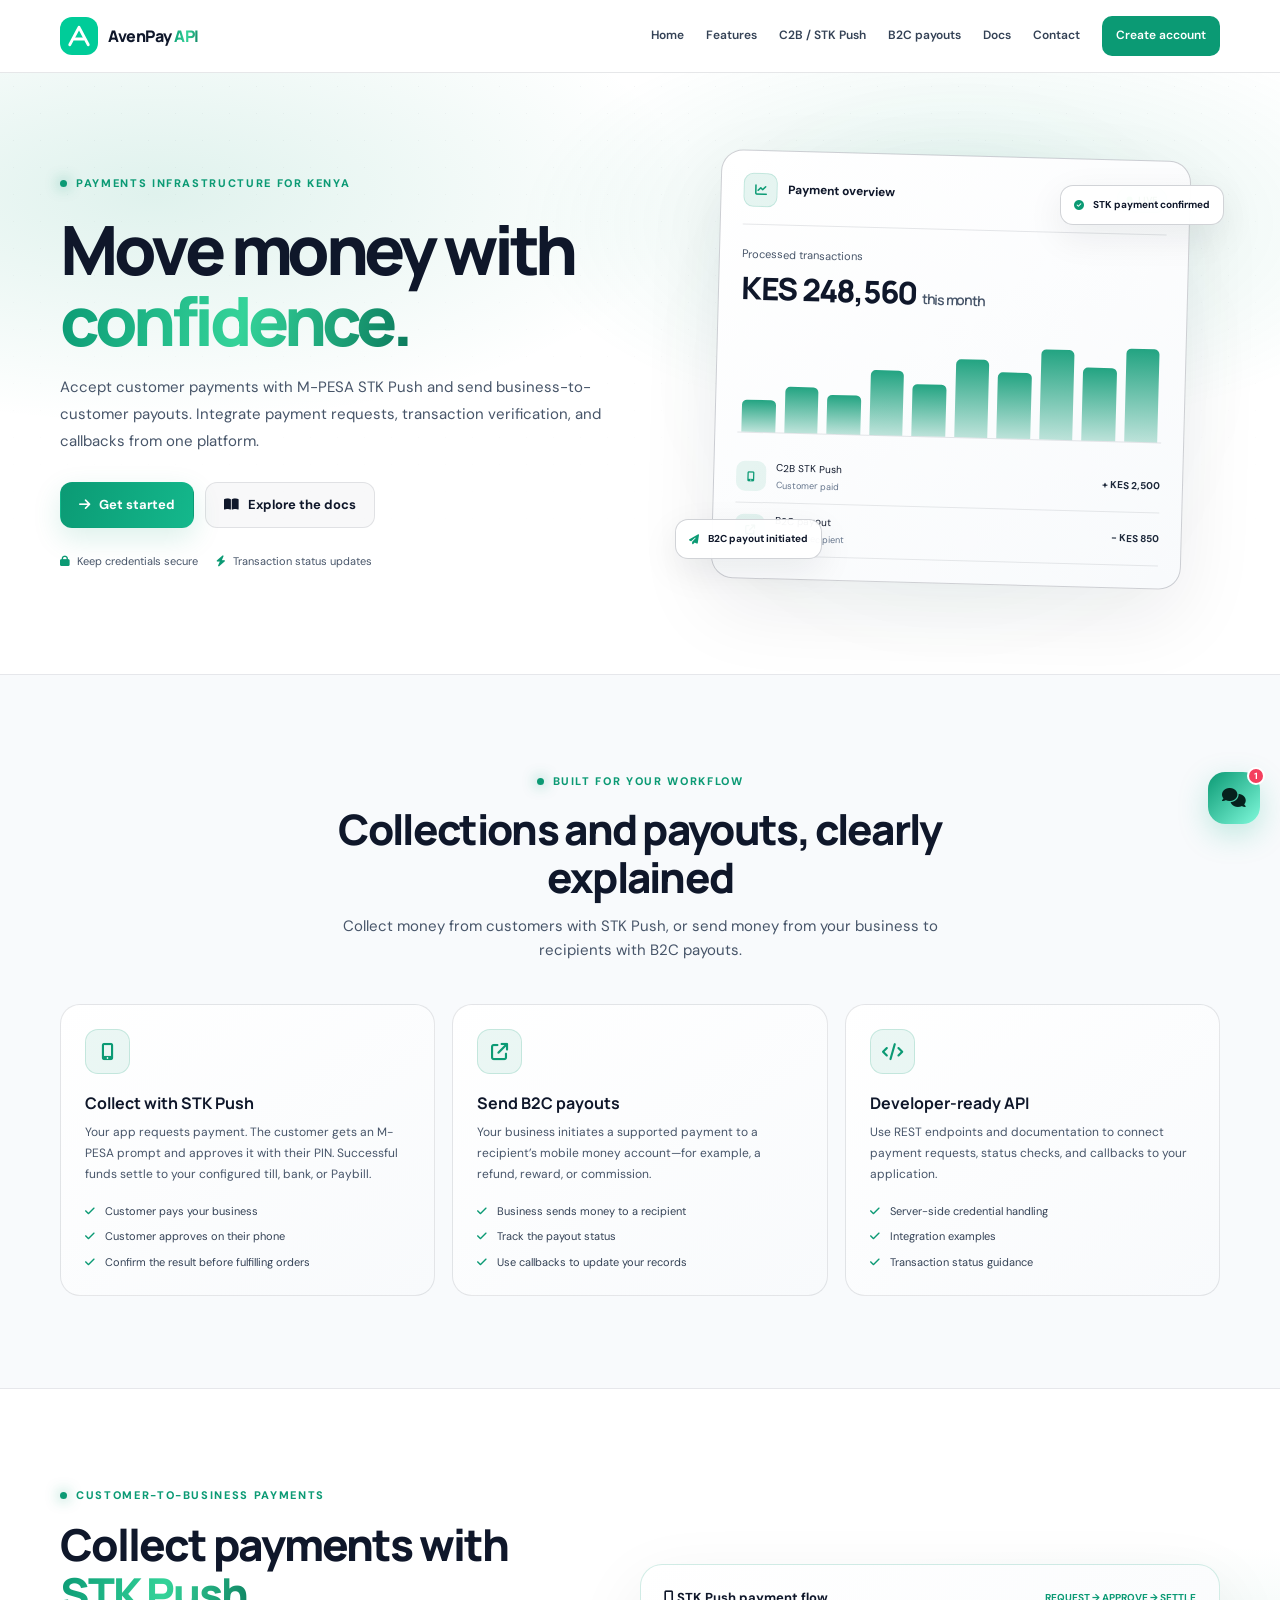
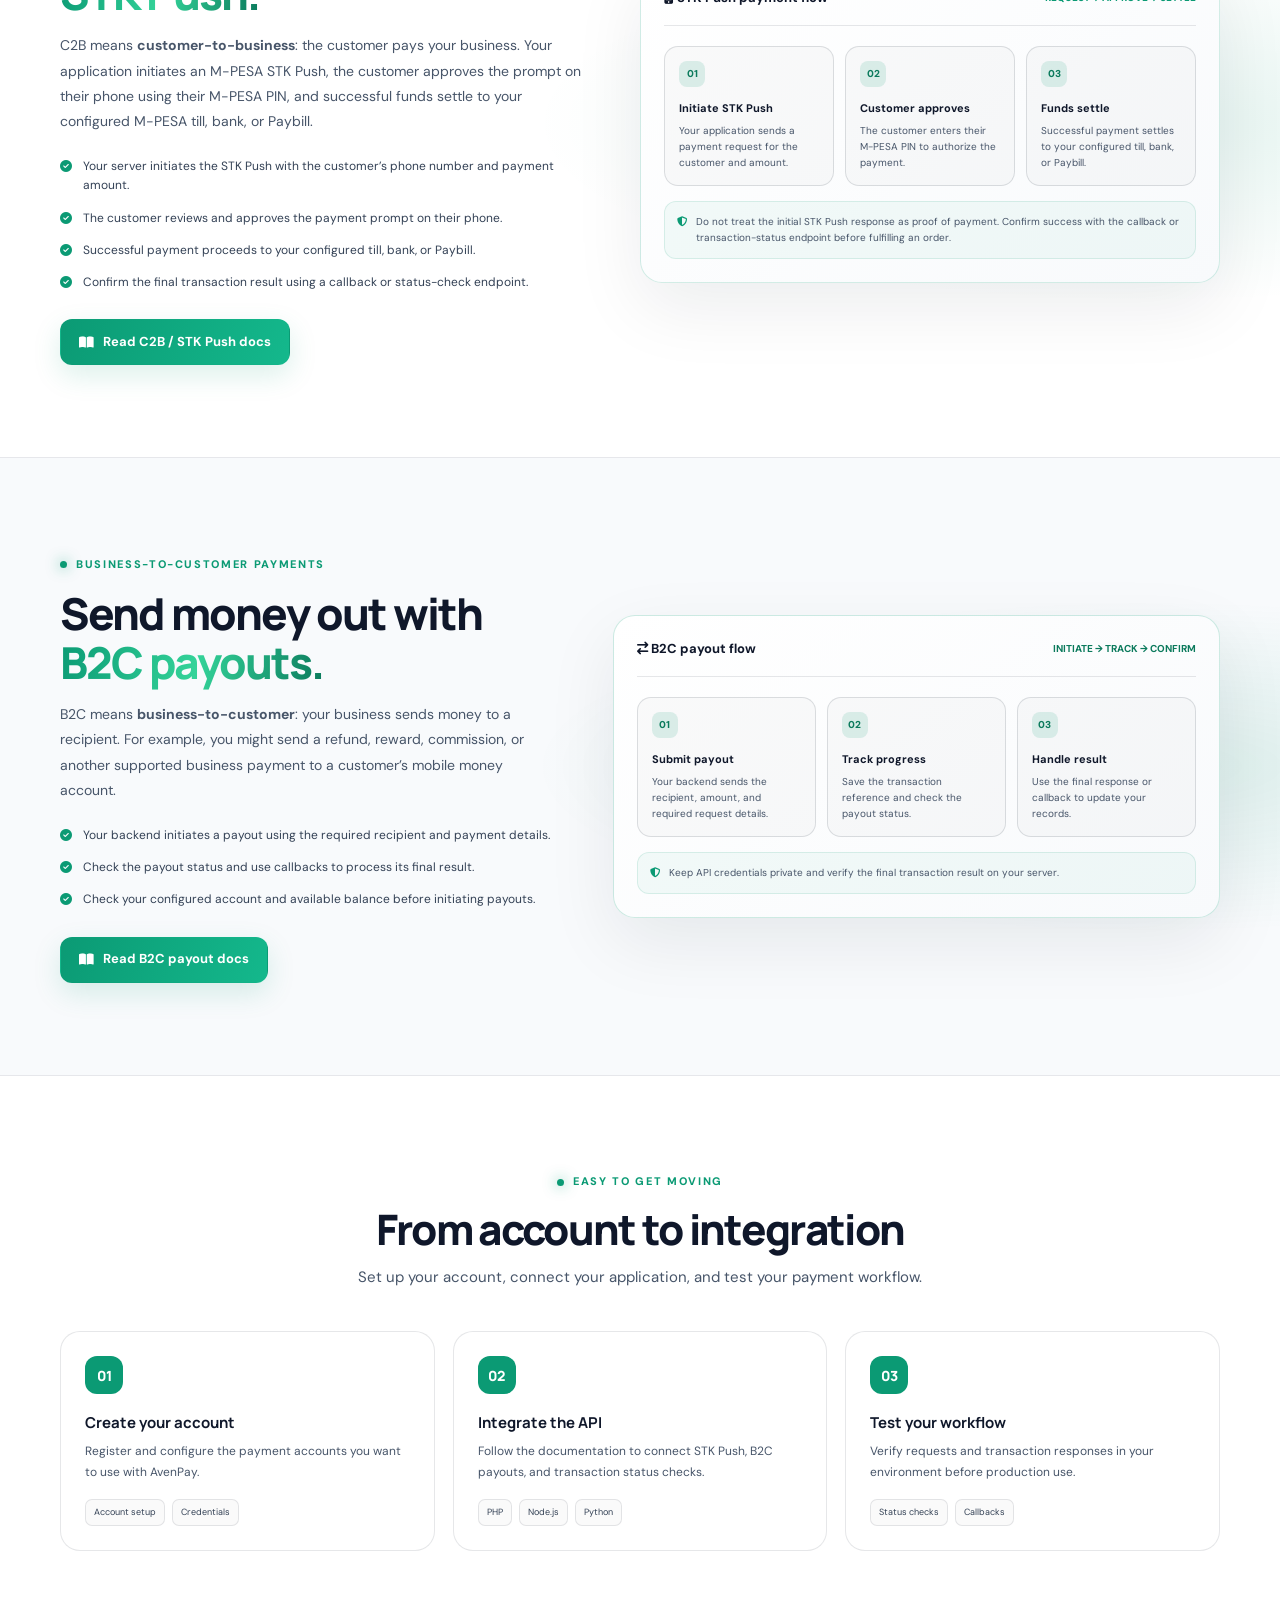
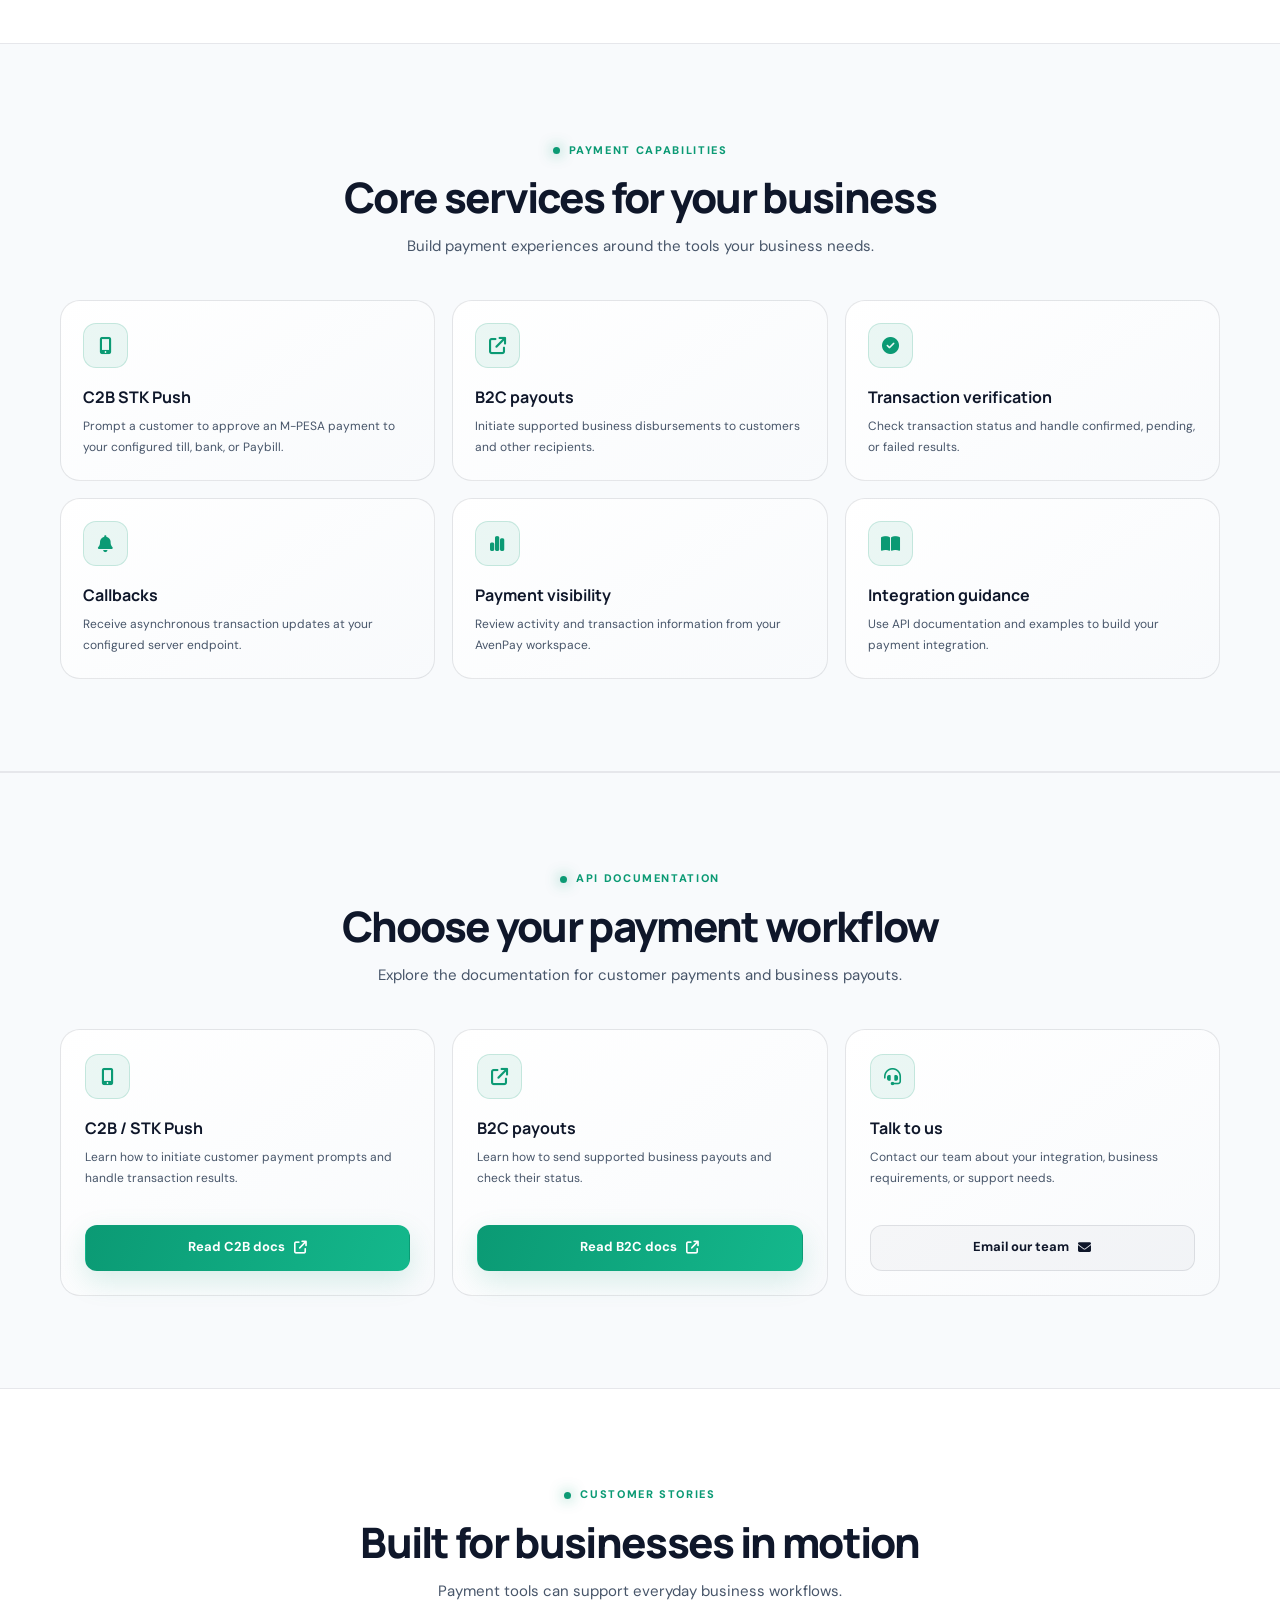
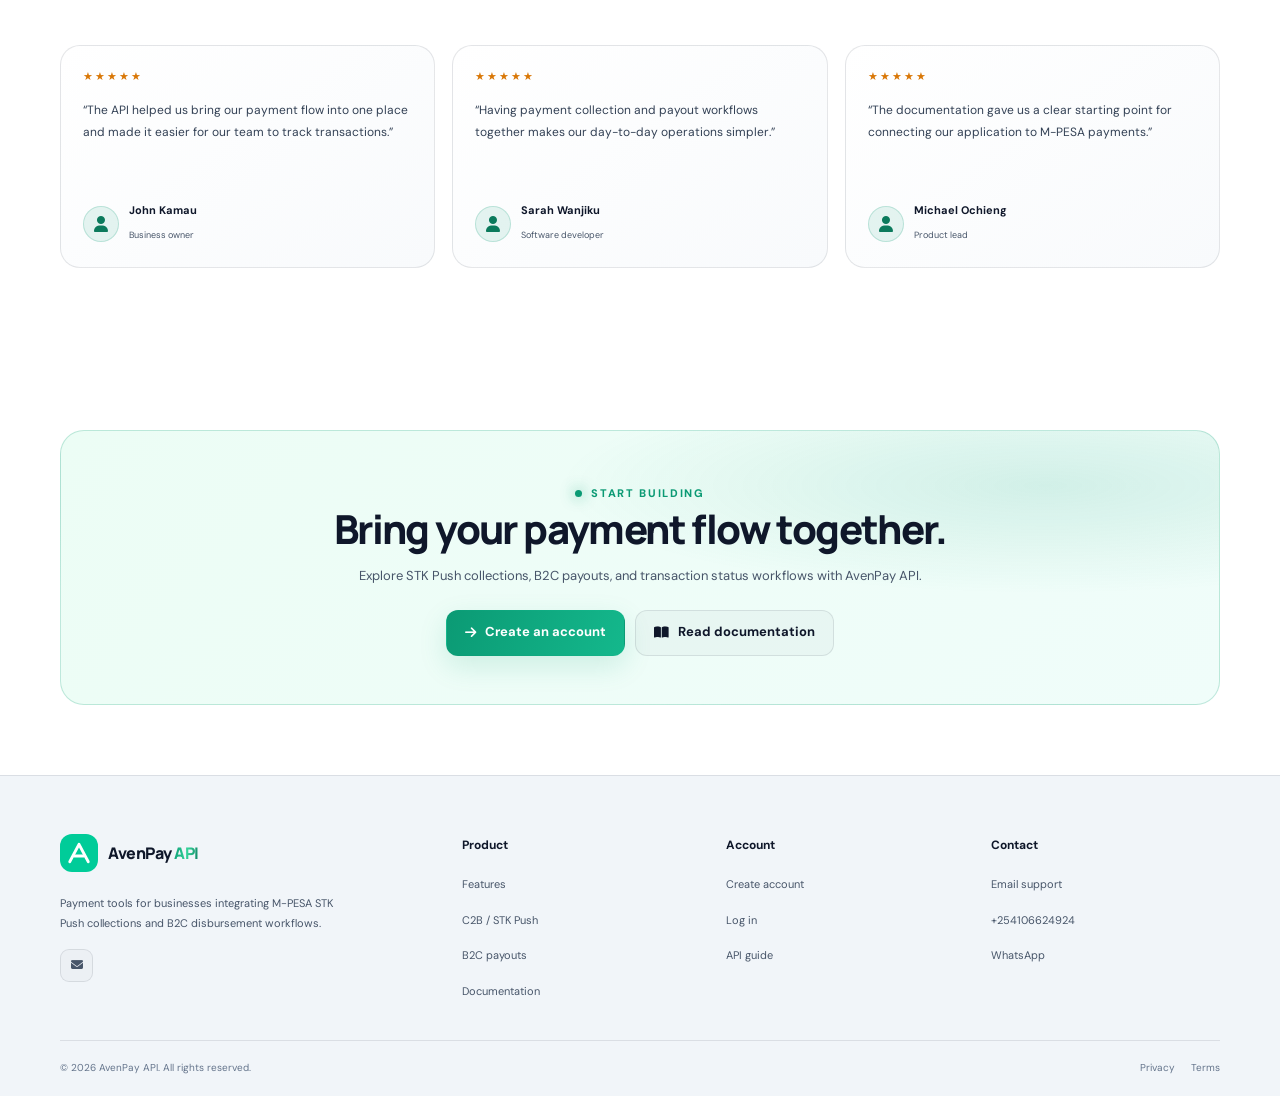
<file: index.html>
<!DOCTYPE html>
<html lang="en">
<head>
    <link rel="icon" href="/brand/avenpay-icon.svg?v=3" sizes="any">
    <link rel="icon" href="/icon.png?v=3" type="image/png">
    <link rel="apple-touch-icon" href="/icon.png?v=3">
    <meta name="theme-color" content="#ffffff">
    <meta charset="utf-8">
    <meta name="viewport" content="width=device-width, initial-scale=1">
    <meta name="theme-color" content="#ffffff">
    <meta name="description" content="Integrate M-PESA C2B STK Push payments, B2C payouts, transaction verification, and callbacks with AvenPay API.">


    <title>AvenPay - M-Pesa Payments Made Simple</title>

    <link rel="preconnect" href="https://fonts.googleapis.com">
    <link rel="preconnect" href="https://fonts.gstatic.com" crossorigin>
    <link href="https://fonts.googleapis.com/css2?family=DM+Sans:wght@400;500;600;700&family=Manrope:wght@400;500;600;700;800&display=swap" rel="stylesheet">
    <link rel="stylesheet" href="https://cdnjs.cloudflare.com/ajax/libs/font-awesome/6.5.0/css/all.min.css">

    <style>
        :root {
            --bg: #ffffff;
            --bg-soft: #f8fafc;
            --panel: #ffffff;
            --line: rgba(15, 23, 42, .10);
            --text: #0f172a;
            --muted: #475569;
            --teal: #0b9a74;
            --violet: #0b7a5c;
            --radius: 20px;
            --container: 1160px;
        }

        * { box-sizing: border-box; }

        html {
            scroll-behavior: smooth;
            scroll-padding-top: 86px;
        }

        body {
            margin: 0;
            background: var(--bg);
            color: var(--text);
            font-family: "DM Sans", sans-serif;
            line-height: 1.6;
        }

        body.menu-open { overflow: hidden; }

        a { color: inherit; text-decoration: none; }
        button, input { font: inherit; }
        button, a { -webkit-tap-highlight-color: transparent; }

        .container {
            width: min(var(--container), calc(100% - 40px));
            margin-inline: auto;
        }

        .section { padding: 92px 0; }

        .eyebrow {
            display: inline-flex;
            align-items: center;
            gap: 9px;
            color: var(--teal);
            font-size: 11px;
            font-weight: 800;
            letter-spacing: .15em;
            text-transform: uppercase;
        }

        .eyebrow-dot {
            width: 7px;
            height: 7px;
            border-radius: 50%;
            background: var(--teal);
            box-shadow: 0 0 14px rgba(11, 154, 116, .8);
        }

        .section-heading {
            max-width: 670px;
            margin: 0 auto 42px;
            text-align: center;
        }

        .section-heading h2 {
            margin: 12px 0;
            font: 800 clamp(28px, 4vw, 42px)/1.15 "Manrope", sans-serif;
            letter-spacing: -.04em;
        }

        .section-heading p {
            margin: 0;
            color: var(--muted);
            font-size: 15px;
        }

        .btn {
            min-height: 46px;
            display: inline-flex;
            align-items: center;
            justify-content: center;
            gap: 9px;
            padding: 0 18px;
            border: 1px solid transparent;
            border-radius: 12px;
            font-size: 13px;
            font-weight: 700;
            transition: transform .2s ease, background .2s ease, border-color .2s ease;
        }

        .btn:hover { transform: translateY(-2px); }

        .btn-primary {
            color: #ffffff;
            background: linear-gradient(110deg, var(--teal), #14b88c);
            box-shadow: 0 10px 28px rgba(11, 154, 116, .15);
        }

        .btn-primary:hover {
            background: linear-gradient(110deg, #d1fae5, #a7f3d0);
        }

        .btn-secondary {
            color: var(--text);
            background: rgba(15, 23, 42, 0.028);
            border-color: var(--line);
        }

        .btn-secondary:hover {
            background: rgba(15, 23, 42, 0.064);
            border-color: rgba(11, 154, 116, .45);
        }

        /* Navigation */
        .navbar {
            position: sticky;
            top: 0;
            z-index: 1000;
            border-bottom: 1px solid rgba(15, 23, 42, .1);
            background: rgba(255, 255, 255, .85);
            backdrop-filter: blur(18px);
        }

        .nav-container {
            width: min(var(--container), calc(100% - 40px));
            min-height: 72px;
            margin: auto;
            display: flex;
            align-items: center;
            justify-content: space-between;
            gap: 24px;
        }

        .nav-logo {
            display: inline-flex;
            align-items: center;
            gap: 10px;
            flex-shrink: 0;
        }

        .logo-img {
            width: 38px;
            height: 38px;
            border-radius: 12px;
            object-fit: cover;
        }

        .logo-text {
            font: 800 16px "Manrope", sans-serif;
            letter-spacing: -.03em;
        }

        .nav-menu {
            display: flex;
            align-items: center;
            gap: 22px;
        }

        .nav-link {
            color: #334155;
            font-size: 12px;
            font-weight: 600;
            transition: color .2s ease;
        }

        .nav-link:hover { color: var(--teal); }

        .nav-link.nav-cta {
            padding: 10px 14px;
            border-radius: 10px;
            color: #ffffff;
            background: var(--teal);
        }

        .nav-link.nav-cta:hover {
            color: #ffffff;
            background: #d1fae5;
        }

        .hamburger {
            width: 42px;
            height: 42px;
            display: none;
            align-items: center;
            justify-content: center;
            flex-direction: column;
            gap: 5px;
            border: 1px solid var(--line);
            border-radius: 11px;
            background: var(--bg-soft);
            cursor: pointer;
        }

        .hamburger span {
            width: 17px;
            height: 2px;
            background: var(--text);
            border-radius: 2px;
            transition: transform .2s ease, opacity .2s ease;
        }

        .hamburger.active span:first-child {
            transform: translateY(7px) rotate(45deg);
        }

        .hamburger.active span:nth-child(2) { opacity: 0; }

        .hamburger.active span:last-child {
            transform: translateY(-7px) rotate(-45deg);
        }

        /* Hero */
        .hero {
            position: relative;
            overflow: hidden;
            padding: 82px 0 90px;
            background:
                radial-gradient(ellipse at 76% 25%, rgba(11, 154, 116, .12), transparent 33%),
                radial-gradient(ellipse at 12% 20%, rgba(11, 154, 116, .13), transparent 34%);
        }

        .hero::before {
            content: "";
            position: absolute;
            inset: 0;
            opacity: .14;
            pointer-events: none;
            background-image: radial-gradient(rgba(15, 23, 42, .35) .7px, transparent .7px);
            background-size: 27px 27px;
            mask-image: linear-gradient(to bottom, black, transparent 80%);
        }

        .hero-grid {
            position: relative;
            display: grid;
            grid-template-columns: 1.02fr .98fr;
            align-items: center;
            gap: 64px;
        }

        .hero-title {
            max-width: 650px;
            margin: 20px 0 18px;
            font: 800 clamp(40px, 6vw, 68px)/1.04 "Manrope", sans-serif;
            letter-spacing: -.065em;
        }

        .gradient-text {
            color: transparent;
            background: linear-gradient(100deg, var(--teal), #34d399 52%, var(--violet));
            background-clip: text;
            -webkit-background-clip: text;
        }

        .hero-description {
            max-width: 570px;
            margin: 0;
            color: #475569;
            font-size: 15px;
            line-height: 1.8;
        }

        .hero-buttons {
            display: flex;
            flex-wrap: wrap;
            gap: 11px;
            margin-top: 27px;
        }

        .hero-trust {
            display: flex;
            align-items: center;
            flex-wrap: wrap;
            gap: 18px;
            margin-top: 25px;
            color: #475569;
            font-size: 11px;
        }

        .hero-trust span {
            display: inline-flex;
            align-items: center;
            gap: 7px;
        }

        .hero-trust i { color: var(--teal); }

        .hero-visual {
            position: relative;
            min-height: 405px;
            display: grid;
            place-items: center;
        }

        .visual-glow {
            position: absolute;
            width: 320px;
            height: 320px;
            border-radius: 50%;
            background: rgba(11, 154, 116, .12);
            filter: blur(70px);
        }

        .dashboard-card {
            position: relative;
            width: min(100%, 470px);
            padding: 22px;
            border: 1px solid rgba(15, 23, 42, .2);
            border-radius: 22px;
            background: linear-gradient(145deg, #ffffff, #f8fafc);
            box-shadow: 0 28px 80px rgba(15, 23, 42, .08);
            transform: rotate(1.5deg);
        }

        .dashboard-top {
            display: flex;
            align-items: center;
            justify-content: space-between;
            padding-bottom: 17px;
            border-bottom: 1px solid var(--line);
        }

        .dashboard-title {
            display: flex;
            align-items: center;
            gap: 10px;
            font-size: 12px;
            font-weight: 700;
        }

        .dashboard-icon {
            width: 34px;
            height: 34px;
            display: grid;
            place-items: center;
            color: var(--teal);
            background: rgba(11, 154, 116, .1);
            border: 1px solid rgba(11, 154, 116, .16);
            border-radius: 10px;
        }

        .live-pill {
            display: inline-flex;
            align-items: center;
            gap: 6px;
            padding: 5px 9px;
            color: #15803d;
            background: rgba(34, 197, 94, .09);
            border: 1px solid rgba(34, 197, 94, .18);
            border-radius: 20px;
            font-size: 9px;
            font-weight: 700;
        }

        .live-pill::before {
            content: "";
            width: 6px;
            height: 6px;
            border-radius: 50%;
            background: #4ade80;
        }

        .balance-label {
            margin-top: 21px;
            color: var(--muted);
            font-size: 11px;
        }

        .balance-value {
            margin-top: 3px;
            font: 800 31px "Manrope", sans-serif;
            letter-spacing: -.04em;
        }

        .balance-value span {
            color: #475569;
            font-size: 14px;
            font-weight: 600;
        }

        .chart {
            height: 106px;
            margin-top: 18px;
            display: flex;
            align-items: end;
            gap: 9px;
            padding: 12px 4px 0;
            border-bottom: 1px solid var(--line);
        }

        .chart-bar {
            flex: 1;
            min-width: 8px;
            border-radius: 5px 5px 0 0;
            background: linear-gradient(to top, rgba(11, 154, 116, .26), rgba(11, 154, 116, .9));
        }

        .transactions { margin-top: 17px; }

        .transaction-row {
            display: flex;
            align-items: center;
            justify-content: space-between;
            gap: 12px;
            padding: 10px 0;
            border-bottom: 1px solid rgba(15, 23, 42, .09);
        }

        .transaction-left {
            display: flex;
            align-items: center;
            gap: 10px;
            font-size: 10px;
        }

        .transaction-icon {
            width: 30px;
            height: 30px;
            display: grid;
            place-items: center;
            border-radius: 9px;
            color: var(--teal);
            background: rgba(11, 154, 116, .09);
        }

        .transaction-icon.payout {
            color: var(--violet);
            background: rgba(11, 154, 116, .1);
        }

        .transaction-detail small {
            display: block;
            margin-top: 2px;
            color: #64748b;
            font-size: 9px;
        }

        .transaction-amount {
            color: #1e293b;
            font-size: 10px;
            font-weight: 700;
        }

        .float-tag {
            position: absolute;
            z-index: 1;
            display: flex;
            align-items: center;
            gap: 9px;
            padding: 11px 13px;
            border: 1px solid rgba(15, 23, 42, .19);
            border-radius: 13px;
            background: rgba(255, 255, 255, .96);
            box-shadow: 0 12px 36px rgba(15, 23, 42, .08);
            font-size: 10px;
            font-weight: 700;
        }

        .float-tag i { color: var(--teal); }
        .float-tag.one { top: 30px; right: -4px; }
        .float-tag.two { bottom: 25px; left: -8px; }

        /* Features */
        .features {
            border-top: 1px solid rgba(15, 23, 42, .08);
            border-bottom: 1px solid rgba(15, 23, 42, .08);
            background: #f8fafc;
        }

        .feature-grid,
        .services-grid,
        .testimonials-grid {
            display: grid;
            grid-template-columns: repeat(3, 1fr);
            gap: 17px;
        }

        .feature-card,
        .service-card,
        .doc-card,
        .testimonial-card {
            border: 1px solid var(--line);
            border-radius: var(--radius);
            background: linear-gradient(145deg, #ffffff, #f8fafc);
        }

        .feature-card {
            padding: 24px;
            transition: transform .2s ease, border-color .2s ease;
        }

        .feature-card:hover,
        .service-card:hover,
        .doc-card:hover {
            transform: translateY(-4px);
            border-color: rgba(11, 154, 116, .3);
        }

        .feature-icon,
        .service-icon {
            width: 45px;
            height: 45px;
            display: grid;
            place-items: center;
            color: var(--teal);
            border: 1px solid rgba(11, 154, 116, .17);
            border-radius: 13px;
            background: rgba(11, 154, 116, .08);
            font-size: 17px;
        }

        .feature-card h3,
        .service-card h3 {
            margin: 18px 0 8px;
            font: 700 16px "Manrope", sans-serif;
        }

        .feature-card p,
        .service-card p {
            margin: 0;
            color: var(--muted);
            font-size: 12px;
            line-height: 1.75;
        }

        .feature-list {
            display: grid;
            gap: 8px;
            margin: 18px 0 0;
            padding: 0;
            list-style: none;
            color: #334155;
            font-size: 11px;
        }

        .feature-list i {
            margin-right: 7px;
            color: var(--teal);
        }

        /* C2B */
        .c2b-section {
            overflow: hidden;
            background:
                radial-gradient(ellipse at 90% 50%, rgba(11, 154, 116, .1), transparent 38%),
                #ffffff;
        }

        .payment-layout {
            display: grid;
            grid-template-columns: .95fr 1.05fr;
            align-items: center;
            gap: 56px;
        }

        .payment-copy h2,
        .b2c-copy h2 {
            margin: 13px 0 15px;
            font: 800 clamp(30px, 4vw, 44px)/1.12 "Manrope", sans-serif;
            letter-spacing: -.045em;
        }

        .payment-copy > p,
        .b2c-copy > p {
            color: var(--muted);
            font-size: 14px;
            line-height: 1.8;
        }

        .payment-points,
        .b2c-points {
            display: grid;
            gap: 13px;
            margin-top: 23px;
        }

        .payment-point,
        .b2c-point {
            display: flex;
            align-items: flex-start;
            gap: 11px;
            color: #334155;
            font-size: 12px;
        }

        .payment-point i,
        .b2c-point i {
            margin-top: 3px;
            color: var(--teal);
        }

        .payment-panel,
        .b2c-panel {
            padding: 23px;
            border-radius: 22px;
            box-shadow: 0 24px 70px rgba(15, 23, 42, .08);
        }

        .payment-panel {
            border: 1px solid rgba(11, 154, 116, .18);
            background: linear-gradient(145deg, #ffffff, #f8fafc);
        }

        .payment-panel-header,
        .b2c-panel-header {
            display: flex;
            align-items: center;
            justify-content: space-between;
            gap: 12px;
            padding-bottom: 17px;
            border-bottom: 1px solid var(--line);
        }

        .payment-panel-header strong,
        .b2c-panel-header strong { font-size: 13px; }

        .payment-panel-header span {
            color: var(--teal);
            font-size: 10px;
            font-weight: 700;
        }

        .payment-flow,
        .b2c-flow {
            display: grid;
            grid-template-columns: repeat(3, 1fr);
            gap: 11px;
            margin-top: 20px;
        }

        .flow-step {
            min-height: 126px;
            padding: 14px;
            border: 1px solid rgba(15, 23, 42, .13);
            border-radius: 14px;
            background: rgba(15, 23, 42, 0.020);
        }

        .flow-step .number {
            width: 26px;
            height: 26px;
            display: grid;
            place-items: center;
            color: #0b7a5c;
            border-radius: 8px;
            background: rgba(11, 154, 116, .13);
            font-size: 10px;
            font-weight: 800;
        }

        .flow-step h3 {
            margin: 13px 0 5px;
            font-size: 11px;
        }

        .flow-step p {
            margin: 0;
            color: var(--muted);
            font-size: 10px;
            line-height: 1.6;
        }

        .security-note {
            display: flex;
            align-items: flex-start;
            gap: 9px;
            margin-top: 15px;
            padding: 12px;
            border: 1px solid rgba(11, 154, 116, .12);
            border-radius: 12px;
            color: #475569;
            background: rgba(11, 154, 116, .045);
            font-size: 10px;
            line-height: 1.6;
        }

        .security-note i {
            margin-top: 2px;
            color: var(--teal);
        }

        /* B2C */
        .b2c-section {
            overflow: hidden;
            background:
                radial-gradient(ellipse at 90% 50%, rgba(11, 154, 116, .12), transparent 38%),
                #f8fafc;
            border-block: 1px solid rgba(15, 23, 42, .08);
        }

        .b2c-layout {
            display: grid;
            grid-template-columns: .9fr 1.1fr;
            align-items: center;
            gap: 56px;
        }

        .b2c-panel {
            border: 1px solid rgba(11, 154, 116, .2);
            background: linear-gradient(145deg, #ffffff, #f8fafc);
        }

        .b2c-panel-header span {
            color: #0b7a5c;
            font-size: 10px;
            font-weight: 700;
        }

        .b2c-flow .flow-step .number {
            color: #0b7a5c;
            background: rgba(11, 154, 116, .13);
        }

        /* Steps */
        .steps {
            display: grid;
            grid-template-columns: repeat(3, 1fr);
            gap: 18px;
        }

        .step-card {
            padding: 24px;
            border: 1px solid var(--line);
            border-radius: var(--radius);
            background: var(--panel);
        }

        .step-number {
            width: 38px;
            height: 38px;
            display: grid;
            place-items: center;
            color: #ffffff;
            border-radius: 12px;
            background: var(--teal);
            font: 800 14px "Manrope", sans-serif;
        }

        .step-card h3 {
            margin: 18px 0 8px;
            font: 700 15px "Manrope", sans-serif;
        }

        .step-card p {
            margin: 0;
            color: var(--muted);
            font-size: 12px;
            line-height: 1.75;
        }

        .step-tags {
            display: flex;
            flex-wrap: wrap;
            gap: 7px;
            margin-top: 16px;
        }

        .step-tag {
            padding: 5px 8px;
            color: #334155;
            border: 1px solid var(--line);
            border-radius: 7px;
            background: rgba(15, 23, 42, 0.020);
            font-size: 9px;
        }

        /* Services */
        .service-card {
            padding: 22px;
            transition: transform .2s ease, border-color .2s ease;
        }

        /* Documentation */
        .docs-section {
            background: #f8fafc;
            border-block: 1px solid rgba(15, 23, 42, .08);
        }

        .docs-grid {
            display: grid;
            grid-template-columns: repeat(3, 1fr);
            gap: 17px;
        }

        .doc-card {
            padding: 24px;
            transition: transform .2s ease, border-color .2s ease;
        }

        .doc-card h3 {
            margin: 18px 0 8px;
            font: 700 16px "Manrope", sans-serif;
        }

        .doc-card p {
            min-height: 58px;
            margin: 0;
            color: var(--muted);
            font-size: 12px;
            line-height: 1.75;
        }

        .doc-card .btn {
            width: 100%;
            margin-top: 20px;
        }

        /* Testimonials */
        .testimonial-card { padding: 22px; }

        .stars {
            color: #d97706;
            font-size: 11px;
            letter-spacing: 2px;
        }

        .testimonial-card blockquote {
            min-height: 82px;
            margin: 15px 0 20px;
            color: #334155;
            font-size: 12px;
            line-height: 1.8;
        }

        .author {
            display: flex;
            align-items: center;
            gap: 10px;
        }

        .author-avatar {
            width: 36px;
            height: 36px;
            display: grid;
            place-items: center;
            border: 1px solid rgba(11, 154, 116, .2);
            border-radius: 50%;
            color: var(--violet);
            background: rgba(11, 154, 116, .1);
        }

        .author strong {
            display: block;
            font-size: 11px;
        }

        .author small {
            color: var(--muted);
            font-size: 9px;
        }

        /* CTA and footer */
        .cta { padding: 70px 0; }

        .cta-panel {
            position: relative;
            overflow: hidden;
            padding: 48px 28px;
            border: 1px solid rgba(11, 154, 116, .22);
            border-radius: 24px;
            background:
                radial-gradient(ellipse at 85% 20%, rgba(11, 154, 116, .13), transparent 35%),
                linear-gradient(135deg, #ecfdf5, #f0fdfa);
            text-align: center;
        }

        .cta-panel h2 {
            margin: 0;
            font: 800 clamp(27px, 4vw, 40px)/1.2 "Manrope", sans-serif;
            letter-spacing: -.04em;
        }

        .cta-panel p {
            max-width: 580px;
            margin: 13px auto 23px;
            color: var(--muted);
            font-size: 13px;
        }

        .cta-buttons {
            display: flex;
            justify-content: center;
            flex-wrap: wrap;
            gap: 10px;
        }

        .footer {
            padding: 58px 0 20px;
            border-top: 1px solid var(--line);
            background: #f1f5f9;
        }

        .footer-grid {
            display: grid;
            grid-template-columns: 1.6fr repeat(3, 1fr);
            gap: 35px;
            padding-bottom: 38px;
        }

        .footer-description {
            max-width: 290px;
            margin: 15px 0;
            color: var(--muted);
            font-size: 11px;
            line-height: 1.8;
        }

        .social-links {
            display: flex;
            gap: 8px;
        }

        .social-link {
            width: 33px;
            height: 33px;
            display: grid;
            place-items: center;
            border: 1px solid var(--line);
            border-radius: 9px;
            color: #475569;
            background: rgba(15, 23, 42, 0.020);
            font-size: 12px;
        }

        .social-link:hover {
            color: var(--teal);
            border-color: rgba(11, 154, 116, .3);
        }

        .footer-column h3 {
            margin: 2px 0 15px;
            font-size: 12px;
        }

        .footer-links {
            display: grid;
            gap: 10px;
            margin: 0;
            padding: 0;
            list-style: none;
        }

        .footer-links a {
            color: var(--muted);
            font-size: 11px;
        }

        .footer-links a:hover { color: var(--teal); }

        .footer-bottom {
            display: flex;
            justify-content: space-between;
            gap: 15px;
            padding-top: 19px;
            border-top: 1px solid var(--line);
            color: #64748b;
            font-size: 10px;
        }

        .footer-bottom-links {
            display: flex;
            flex-wrap: wrap;
            gap: 16px;
        }

        .footer-bottom-links a:hover { color: var(--text); }

        .back-to-top {
            position: fixed;
            right: 20px;
            bottom: 20px;
            z-index: 900;
            width: 42px;
            height: 42px;
            display: grid;
            place-items: center;
            border: 1px solid rgba(11, 154, 116, .25);
            border-radius: 13px;
            color: #ffffff;
            background: var(--teal);
            box-shadow: 0 8px 24px rgba(15, 23, 42, .08);
            cursor: pointer;
            opacity: 0;
            visibility: hidden;
            transform: translateY(8px);
            transition: .2s ease;
        }

        .back-to-top.visible {
            opacity: 1;
            visibility: visible;
            transform: translateY(0);
        }

        /* Fixed support chat sits above the sticky navigation */
        .chat-widget {
            position: fixed;
            right: 20px;
            bottom: 76px;
            z-index: 2000;
            font-family: "DM Sans", sans-serif;
        }

        .chat-toggle {
            position: relative;
            width: 52px;
            height: 52px;
            display: grid;
            place-items: center;
            border: 0;
            border-radius: 17px;
            color: #06211d;
            background: linear-gradient(135deg, var(--teal), #80f9db);
            box-shadow: 0 10px 30px rgba(24, 180, 141, .25);
            cursor: pointer;
        }

        .chat-toggle i { font-size: 19px; }

        .chat-notification {
            position: absolute;
            top: -5px;
            right: -5px;
            width: 18px;
            height: 18px;
            display: grid;
            place-items: center;
            border: 2px solid var(--bg);
            border-radius: 50%;
            color: white;
            background: #f43f5e;
            font-size: 9px;
            font-weight: 800;
        }

        .chat-notification[hidden] { display: none; }

        .chat-window {
            position: absolute;
            right: 0;
            bottom: 64px;
            width: 350px;
            height: min(500px, calc(100dvh - 120px));
            display: flex;
            flex-direction: column;
            overflow: hidden;
            border: 1px solid rgba(148, 163, 184, .2);
            border-radius: 19px;
            background: #f8fafc;
            box-shadow: 0 20px 70px rgba(0, 0, 0, .45);
            opacity: 0;
            visibility: hidden;
            transform: translateY(10px) scale(.98);
            transform-origin: bottom right;
            transition: .2s ease;
        }

        .chat-window.active {
            opacity: 1;
            visibility: visible;
            transform: translateY(0) scale(1);
        }

        .chat-header {
            display: flex;
            align-items: center;
            gap: 11px;
            padding: 15px;
            color: white;
            background: linear-gradient(120deg, #12735b, #116e57);
        }

        .support-avatar {
            position: relative;
            width: 39px;
            height: 39px;
            display: grid;
            place-items: center;
            border-radius: 13px;
            background: rgba(255, 255, 255, .15);
        }

        .online-indicator {
            position: absolute;
            right: -2px;
            bottom: -2px;
            width: 11px;
            height: 11px;
            border: 2px solid #12735b;
            border-radius: 50%;
            background: #4ade80;
        }

        .support-name {
            margin: 0;
            font-size: 12px;
            font-weight: 700;
        }

        .support-status {
            margin: 3px 0 0;
            color: rgba(255, 255, 255, .75);
            font-size: 9px;
        }

        .chat-messages {
            flex: 1;
            overflow-y: auto;
            padding: 15px;
            background: #f1f5f9;
        }

        .message { margin-bottom: 12px; }
        .message.user { text-align: right; }

        .message-bubble {
            display: inline-block;
            max-width: 88%;
            padding: 9px 12px;
            border-radius: 14px;
            color: #273449;
            background: white;
            box-shadow: 0 2px 7px rgba(15, 23, 42, .06);
            font-size: 11px;
            line-height: 1.65;
            overflow-wrap: anywhere;
            text-align: left;
        }

        .message.user .message-bubble {
            color: #06312c;
            background: #99f6e4;
        }

        .message-bubble a {
            color: #12735b;
            text-decoration: underline;
            overflow-wrap: anywhere;
        }

        .message-time {
            margin-top: 3px;
            color: #94a3b8;
            font-size: 8px;
        }

        .typing-indicator {
            display: none;
            padding: 0 15px 8px;
            color: #64748b;
            background: #f1f5f9;
            font-size: 10px;
        }

        .quick-actions {
            display: flex;
            flex-wrap: wrap;
            gap: 5px;
            padding: 8px 12px;
            border-top: 1px solid #e2e8f0;
            background: white;
        }

        .quick-btn {
            padding: 6px 8px;
            border: 1px solid #dbe3ec;
            border-radius: 20px;
            color: #334155;
            background: white;
            font-size: 9px;
            cursor: pointer;
        }

        .quick-btn:hover {
            border-color: #18b48d;
            color: #12735b;
        }

        .chat-contact {
            display: flex;
            flex-wrap: wrap;
            gap: 6px;
            padding: 8px 12px;
            border-top: 1px solid #e2e8f0;
            background: #fff;
        }

        .chat-contact a {
            display: inline-flex;
            align-items: center;
            gap: 5px;
            padding: 6px 8px;
            border: 1px solid #dbe3ec;
            border-radius: 20px;
            color: #334155;
            font-size: 9px;
        }

        .chat-contact a:hover {
            color: #12735b;
            border-color: #18b48d;
        }

        .chat-input {
            padding: 10px;
            border-top: 1px solid #e2e8f0;
            background: white;
        }

        .chat-input-row {
            display: flex;
            gap: 8px;
        }

        .chat-input input {
            width: 100%;
            min-width: 0;
            padding: 10px 12px;
            border: 1px solid #dbe3ec;
            border-radius: 22px;
            color: #0f172a;
            background: white;
            font-size: 11px;
            outline: none;
        }

        .chat-input input:focus { border-color: #18b48d; }

        .send-btn {
            width: 37px;
            height: 37px;
            flex: 0 0 auto;
            border: 0;
            border-radius: 50%;
            color: #06312c;
            background: var(--teal);
            cursor: pointer;
        }

        @media (max-width: 900px) {
            .nav-menu { gap: 14px; }
            .hero-grid { gap: 35px; }
            .payment-layout, .b2c-layout { gap: 32px; }

            .feature-grid,
            .services-grid,
            .docs-grid,
            .testimonials-grid {
                grid-template-columns: repeat(2, 1fr);
            }

            .footer-grid {
                grid-template-columns: 1.4fr 1fr 1fr;
            }

            .footer-brand { grid-column: 1 / -1; }
        }

        @media (max-width: 700px) {
            .container,
            .nav-container {
                width: min(100% - 32px, var(--container));
            }

            .section { padding: 68px 0; }
            .nav-container { min-height: 64px; }
            .hamburger { display: flex; }

            .nav-menu {
                position: fixed;
                top: 64px;
                left: 0;
                right: 0;
                display: flex;
                align-items: stretch;
                flex-direction: column;
                gap: 0;
                padding: 10px 16px 18px;
                border-bottom: 1px solid var(--line);
                background: rgba(8, 13, 24, .98);
                box-shadow: 0 18px 30px rgba(0, 0, 0, .3);
                opacity: 0;
                visibility: hidden;
                transform: translateY(-8px);
                transition: .2s ease;
            }

            .nav-menu.open {
                opacity: 1;
                visibility: visible;
                transform: translateY(0);
            }

            .nav-link {
                padding: 12px 8px;
                border-bottom: 1px solid rgba(148, 163, 184, .08);
            }

            .nav-link.nav-cta {
                margin-top: 10px;
                text-align: center;
                border: 0;
            }

            .hero { padding: 58px 0 62px; }

            .hero-grid,
            .payment-layout,
            .b2c-layout {
                grid-template-columns: 1fr;
            }

            .hero-grid { gap: 28px; }

            .hero-title { font-size: clamp(40px, 11vw, 59px); }
            .hero-description { font-size: 14px; }
            .hero-visual { min-height: 355px; }
            .dashboard-card { transform: none; }
            .float-tag.one { right: -3px; }
            .float-tag.two { left: -3px; }

            .payment-layout,
            .b2c-layout { gap: 28px; }

            .steps { grid-template-columns: 1fr; }

            .step-card {
                display: grid;
                grid-template-columns: 42px 1fr;
                column-gap: 13px;
            }

            .step-card .step-number { grid-row: 1 / span 3; }
            .step-card h3 { margin: 1px 0 6px; }
            .step-card p, .step-tags { grid-column: 2; }

            .footer-grid {
                grid-template-columns: repeat(2, 1fr);
                gap: 28px 20px;
            }

            .footer-brand { grid-column: 1 / -1; }
        }

        @media (max-width: 480px) {
            .container,
            .nav-container {
                width: calc(100% - 28px);
            }

            .hero-buttons {
                display: grid;
                grid-template-columns: 1fr;
            }

            .hero-buttons .btn { width: 100%; }
            .hero-trust { gap: 10px 15px; }
            .hero-visual { min-height: 330px; }

            .dashboard-card {
                padding: 16px;
                border-radius: 17px;
            }

            .balance-value { font-size: 27px; }

            .float-tag {
                padding: 9px 10px;
                font-size: 9px;
            }

            .float-tag.one { top: 5px; }
            .float-tag.two { bottom: 0; }

            .feature-grid,
            .services-grid,
            .docs-grid,
            .testimonials-grid {
                grid-template-columns: 1fr;
            }

            .payment-panel,
            .b2c-panel { padding: 16px; }

            .payment-flow,
            .b2c-flow { grid-template-columns: 1fr; }

            .flow-step {
                min-height: 0;
                display: grid;
                grid-template-columns: 30px 1fr;
                column-gap: 10px;
                align-items: center;
            }

            .flow-step .number { grid-row: 1 / span 2; }
            .flow-step h3 { margin: 0 0 3px; }
            .flow-step p { grid-column: 2; }

            .cta-panel { padding: 35px 18px; }

            .cta-buttons {
                display: grid;
                grid-template-columns: 1fr;
            }

            .cta-buttons .btn { width: 100%; }
            .footer-grid { gap: 24px 14px; }

            .footer-bottom { flex-direction: column; }

            .chat-widget {
                right: 14px;
                bottom: 70px;
            }

            .chat-window {
                position: fixed;
                right: 12px;
                bottom: 132px;
                width: min(360px, calc(100vw - 24px));
                height: min(500px, calc(100dvh - 155px));
            }

            .back-to-top {
                right: 16px;
                bottom: 15px;
            }
        }

        @media (prefers-reduced-motion: reduce) {
            *,
            *::before,
            *::after {
                scroll-behavior: auto !important;
                animation-duration: .01ms !important;
                transition-duration: .01ms !important;
            }
        }
    </style>
</head>

<body>
    <nav class="navbar" id="navbar">
        <div class="nav-container">
            <a href="/" class="nav-logo" aria-label="AvenPay API home">
                <img src="/brand/avenpay-icon.svg?v=3" alt="" class="logo-img">
                <span class="logo-text">AvenPay <span class="gradient-text">API</span></span>
            </a>

            <div class="nav-menu" id="nav-menu">
                <a href="/" class="nav-link">Home</a>
                <a href="#features" class="nav-link">Features</a>
                <a href="#c2b" class="nav-link">C2B / STK Push</a>
                <a href="#b2c" class="nav-link">B2C payouts</a>
                <a href="/api/docs" class="nav-link" target="_blank" rel="noopener">Docs</a>
                <a href="#contact" class="nav-link">Contact</a>
                <a href="/register" class="nav-link nav-cta">Create account</a>
            </div>

            <button class="hamburger" id="hamburger" type="button"
                aria-label="Open navigation menu" aria-expanded="false" aria-controls="nav-menu">
                <span></span><span></span><span></span>
            </button>
        </div>
    </nav>

    <main>
        <section class="hero" id="home">
            <div class="container hero-grid">
                <div class="hero-copy">
                    <span class="eyebrow"><span class="eyebrow-dot"></span> Payments infrastructure for Kenya</span>
                    <h1 class="hero-title">Move money with <span class="gradient-text">confidence.</span></h1>
                    <p class="hero-description">
                        Accept customer payments with M-PESA STK Push and send
                        business-to-customer payouts. Integrate payment requests,
                        transaction verification, and callbacks from one platform.
                    </p>

                    <div class="hero-buttons">
                        <a href="/register" class="btn btn-primary">
                            <i class="fa-solid fa-arrow-right" aria-hidden="true"></i> Get started
                        </a>
                        <a href="/api/docs" class="btn btn-secondary" target="_blank" rel="noopener">
                            <i class="fa-solid fa-book-open" aria-hidden="true"></i> Explore the docs
                        </a>
                    </div>

                    <div class="hero-trust">
                        <span><i class="fa-solid fa-lock" aria-hidden="true"></i> Keep credentials secure</span>
                        <span><i class="fa-solid fa-bolt" aria-hidden="true"></i> Transaction status updates</span>
                    </div>
                </div>

                <div class="hero-visual" aria-label="Illustration of a payment dashboard">
                    <div class="visual-glow"></div>
                    <div class="float-tag one"><i class="fa-solid fa-circle-check" aria-hidden="true"></i> STK payment confirmed</div>

                    <div class="dashboard-card">
                        <div class="dashboard-top">
                            <div class="dashboard-title">
                                <span class="dashboard-icon"><i class="fa-solid fa-chart-line" aria-hidden="true"></i></span>
                                Payment overview
                            </div>
                            <span class="live-pill">LIVE</span>
                        </div>

                        <div class="balance-label">Processed transactions</div>
                        <div class="balance-value">KES 248,560 <span>this month</span></div>

                        <div class="chart" aria-hidden="true">
                            <span class="chart-bar" style="height:34%"></span>
                            <span class="chart-bar" style="height:49%"></span>
                            <span class="chart-bar" style="height:42%"></span>
                            <span class="chart-bar" style="height:69%"></span>
                            <span class="chart-bar" style="height:56%"></span>
                            <span class="chart-bar" style="height:83%"></span>
                            <span class="chart-bar" style="height:71%"></span>
                            <span class="chart-bar" style="height:96%"></span>
                            <span class="chart-bar" style="height:78%"></span>
                            <span class="chart-bar" style="height:100%"></span>
                        </div>

                        <div class="transactions">
                            <div class="transaction-row">
                                <div class="transaction-left">
                                    <span class="transaction-icon"><i class="fa-solid fa-mobile-screen-button" aria-hidden="true"></i></span>
                                    <span class="transaction-detail">C2B STK Push<small>Customer paid</small></span>
                                </div>
                                <span class="transaction-amount">+ KES 2,500</span>
                            </div>
                            <div class="transaction-row">
                                <div class="transaction-left">
                                    <span class="transaction-icon payout"><i class="fa-solid fa-arrow-up-right-from-square" aria-hidden="true"></i></span>
                                    <span class="transaction-detail">B2C payout<small>Sent to recipient</small></span>
                                </div>
                                <span class="transaction-amount">− KES 850</span>
                            </div>
                        </div>
                    </div>

                    <div class="float-tag two"><i class="fa-solid fa-paper-plane" aria-hidden="true"></i> B2C payout initiated</div>
                </div>
            </div>
        </section>

        <section class="section features" id="features">
            <div class="container">
                <div class="section-heading">
                    <span class="eyebrow"><span class="eyebrow-dot"></span> Built for your workflow</span>
                    <h2>Collections and payouts, clearly explained</h2>
                    <p>Collect money from customers with STK Push, or send money from your business to recipients with B2C payouts.</p>
                </div>

                <div class="feature-grid">
                    <article class="feature-card">
                        <div class="feature-icon"><i class="fa-solid fa-mobile-screen-button" aria-hidden="true"></i></div>
                        <h3>Collect with STK Push</h3>
                        <p>Your app requests payment. The customer gets an M-PESA prompt and approves it with their PIN. Successful funds settle to your configured till, bank, or Paybill.</p>
                        <ul class="feature-list">
                            <li><i class="fa-solid fa-check" aria-hidden="true"></i> Customer pays your business</li>
                            <li><i class="fa-solid fa-check" aria-hidden="true"></i> Customer approves on their phone</li>
                            <li><i class="fa-solid fa-check" aria-hidden="true"></i> Confirm the result before fulfilling orders</li>
                        </ul>
                    </article>

                    <article class="feature-card">
                        <div class="feature-icon"><i class="fa-solid fa-arrow-up-right-from-square" aria-hidden="true"></i></div>
                        <h3>Send B2C payouts</h3>
                        <p>Your business initiates a supported payment to a recipient’s mobile money account—for example, a refund, reward, or commission.</p>
                        <ul class="feature-list">
                            <li><i class="fa-solid fa-check" aria-hidden="true"></i> Business sends money to a recipient</li>
                            <li><i class="fa-solid fa-check" aria-hidden="true"></i> Track the payout status</li>
                            <li><i class="fa-solid fa-check" aria-hidden="true"></i> Use callbacks to update your records</li>
                        </ul>
                    </article>

                    <article class="feature-card">
                        <div class="feature-icon"><i class="fa-solid fa-code" aria-hidden="true"></i></div>
                        <h3>Developer-ready API</h3>
                        <p>Use REST endpoints and documentation to connect payment requests, status checks, and callbacks to your application.</p>
                        <ul class="feature-list">
                            <li><i class="fa-solid fa-check" aria-hidden="true"></i> Server-side credential handling</li>
                            <li><i class="fa-solid fa-check" aria-hidden="true"></i> Integration examples</li>
                            <li><i class="fa-solid fa-check" aria-hidden="true"></i> Transaction status guidance</li>
                        </ul>
                    </article>
                </div>
            </div>
        </section>

        <section class="section c2b-section" id="c2b">
            <div class="container payment-layout">
                <div class="payment-copy">
                    <span class="eyebrow"><span class="eyebrow-dot"></span> Customer-to-business payments</span>
                    <h2>Collect payments with <span class="gradient-text">STK Push.</span></h2>
                    <p>
                        C2B means <strong>customer-to-business</strong>: the customer
                        pays your business. Your application initiates an M-PESA STK
                        Push, the customer approves the prompt on their phone using
                        their M-PESA PIN, and successful funds settle to your
                        configured M-PESA till, bank, or Paybill.
                    </p>

                    <div class="payment-points">
                        <div class="payment-point"><i class="fa-solid fa-circle-check" aria-hidden="true"></i><span>Your server initiates the STK Push with the customer’s phone number and payment amount.</span></div>
                        <div class="payment-point"><i class="fa-solid fa-circle-check" aria-hidden="true"></i><span>The customer reviews and approves the payment prompt on their phone.</span></div>
                        <div class="payment-point"><i class="fa-solid fa-circle-check" aria-hidden="true"></i><span>Successful payment proceeds to your configured till, bank, or Paybill.</span></div>
                        <div class="payment-point"><i class="fa-solid fa-circle-check" aria-hidden="true"></i><span>Confirm the final transaction result using a callback or status-check endpoint.</span></div>
                    </div>

                    <div class="hero-buttons">
                        <a href="/api/docs/c2b.php" class="btn btn-primary" target="_blank" rel="noopener">
                            <i class="fa-solid fa-book-open" aria-hidden="true"></i> Read C2B / STK Push docs
                        </a>
                    </div>
                </div>

                <div class="payment-panel">
                    <div class="payment-panel-header">
                        <strong><i class="fa-solid fa-mobile-screen-button" aria-hidden="true"></i> STK Push payment flow</strong>
                        <span>REQUEST → APPROVE → SETTLE</span>
                    </div>
                    <div class="payment-flow">
                        <article class="flow-step"><span class="number">01</span><h3>Initiate STK Push</h3><p>Your application sends a payment request for the customer and amount.</p></article>
                        <article class="flow-step"><span class="number">02</span><h3>Customer approves</h3><p>The customer enters their M-PESA PIN to authorize the payment.</p></article>
                        <article class="flow-step"><span class="number">03</span><h3>Funds settle</h3><p>Successful payment settles to your configured till, bank, or Paybill.</p></article>
                    </div>
                    <div class="security-note">
                        <i class="fa-solid fa-shield-halved" aria-hidden="true"></i>
                        <span>Do not treat the initial STK Push response as proof of payment. Confirm success with the callback or transaction-status endpoint before fulfilling an order.</span>
                    </div>
                </div>
            </div>
        </section>

        <section class="section b2c-section" id="b2c">
            <div class="container b2c-layout">
                <div class="b2c-copy">
                    <span class="eyebrow"><span class="eyebrow-dot"></span> Business-to-customer payments</span>
                    <h2>Send money out with <span class="gradient-text">B2C payouts.</span></h2>
                    <p>
                        B2C means <strong>business-to-customer</strong>: your business
                        sends money to a recipient. For example, you might send a
                        refund, reward, commission, or another supported business
                        payment to a customer’s mobile money account.
                    </p>

                    <div class="b2c-points">
                        <div class="b2c-point"><i class="fa-solid fa-circle-check" aria-hidden="true"></i><span>Your backend initiates a payout using the required recipient and payment details.</span></div>
                        <div class="b2c-point"><i class="fa-solid fa-circle-check" aria-hidden="true"></i><span>Check the payout status and use callbacks to process its final result.</span></div>
                        <div class="b2c-point"><i class="fa-solid fa-circle-check" aria-hidden="true"></i><span>Check your configured account and available balance before initiating payouts.</span></div>
                    </div>

                    <div class="hero-buttons">
                        <a href="/api/docs/b2c.php" class="btn btn-primary" target="_blank" rel="noopener">
                            <i class="fa-solid fa-book-open" aria-hidden="true"></i> Read B2C payout docs
                        </a>
                    </div>
                </div>

                <div class="b2c-panel">
                    <div class="b2c-panel-header">
                        <strong><i class="fa-solid fa-arrow-right-arrow-left" aria-hidden="true"></i> B2C payout flow</strong>
                        <span>INITIATE → TRACK → CONFIRM</span>
                    </div>
                    <div class="b2c-flow">
                        <article class="flow-step"><span class="number">01</span><h3>Submit payout</h3><p>Your backend sends the recipient, amount, and required request details.</p></article>
                        <article class="flow-step"><span class="number">02</span><h3>Track progress</h3><p>Save the transaction reference and check the payout status.</p></article>
                        <article class="flow-step"><span class="number">03</span><h3>Handle result</h3><p>Use the final response or callback to update your records.</p></article>
                    </div>
                    <div class="security-note">
                        <i class="fa-solid fa-shield-halved" aria-hidden="true"></i>
                        <span>Keep API credentials private and verify the final transaction result on your server.</span>
                    </div>
                </div>
            </div>
        </section>

        <section class="section">
            <div class="container">
                <div class="section-heading">
                    <span class="eyebrow"><span class="eyebrow-dot"></span> Easy to get moving</span>
                    <h2>From account to integration</h2>
                    <p>Set up your account, connect your application, and test your payment workflow.</p>
                </div>
                <div class="steps">
                    <article class="step-card">
                        <span class="step-number">01</span><h3>Create your account</h3>
                        <p>Register and configure the payment accounts you want to use with AvenPay.</p>
                        <div class="step-tags"><span class="step-tag">Account setup</span><span class="step-tag">Credentials</span></div>
                    </article>
                    <article class="step-card">
                        <span class="step-number">02</span><h3>Integrate the API</h3>
                        <p>Follow the documentation to connect STK Push, B2C payouts, and transaction status checks.</p>
                        <div class="step-tags"><span class="step-tag">PHP</span><span class="step-tag">Node.js</span><span class="step-tag">Python</span></div>
                    </article>
                    <article class="step-card">
                        <span class="step-number">03</span><h3>Test your workflow</h3>
                        <p>Verify requests and transaction responses in your environment before production use.</p>
                        <div class="step-tags"><span class="step-tag">Status checks</span><span class="step-tag">Callbacks</span></div>
                    </article>
                </div>
            </div>
        </section>

        <section class="section features">
            <div class="container">
                <div class="section-heading">
                    <span class="eyebrow"><span class="eyebrow-dot"></span> Payment capabilities</span>
                    <h2>Core services for your business</h2>
                    <p>Build payment experiences around the tools your business needs.</p>
                </div>
                <div class="services-grid">
                    <article class="service-card"><div class="service-icon"><i class="fa-solid fa-mobile-screen-button" aria-hidden="true"></i></div><h3>C2B STK Push</h3><p>Prompt a customer to approve an M-PESA payment to your configured till, bank, or Paybill.</p></article>
                    <article class="service-card"><div class="service-icon"><i class="fa-solid fa-arrow-up-right-from-square" aria-hidden="true"></i></div><h3>B2C payouts</h3><p>Initiate supported business disbursements to customers and other recipients.</p></article>
                    <article class="service-card"><div class="service-icon"><i class="fa-solid fa-circle-check" aria-hidden="true"></i></div><h3>Transaction verification</h3><p>Check transaction status and handle confirmed, pending, or failed results.</p></article>
                    <article class="service-card"><div class="service-icon"><i class="fa-solid fa-bell" aria-hidden="true"></i></div><h3>Callbacks</h3><p>Receive asynchronous transaction updates at your configured server endpoint.</p></article>
                    <article class="service-card"><div class="service-icon"><i class="fa-solid fa-chart-simple" aria-hidden="true"></i></div><h3>Payment visibility</h3><p>Review activity and transaction information from your AvenPay workspace.</p></article>
                    <article class="service-card"><div class="service-icon"><i class="fa-solid fa-book-open" aria-hidden="true"></i></div><h3>Integration guidance</h3><p>Use API documentation and examples to build your payment integration.</p></article>
                </div>
            </div>
        </section>

        <section class="section docs-section" id="docs">
            <div class="container">
                <div class="section-heading">
                    <span class="eyebrow"><span class="eyebrow-dot"></span> API documentation</span>
                    <h2>Choose your payment workflow</h2>
                    <p>Explore the documentation for customer payments and business payouts.</p>
                </div>
                <div class="docs-grid">
                    <article class="doc-card">
                        <div class="feature-icon"><i class="fa-solid fa-mobile-screen-button" aria-hidden="true"></i></div>
                        <h3>C2B / STK Push</h3>
                        <p>Learn how to initiate customer payment prompts and handle transaction results.</p>
                        <a href="/api/docs/c2b.php" class="btn btn-primary" target="_blank" rel="noopener">Read C2B docs <i class="fa-solid fa-arrow-up-right-from-square" aria-hidden="true"></i></a>
                    </article>
                    <article class="doc-card">
                        <div class="feature-icon"><i class="fa-solid fa-arrow-up-right-from-square" aria-hidden="true"></i></div>
                        <h3>B2C payouts</h3>
                        <p>Learn how to send supported business payouts and check their status.</p>
                        <a href="/api/docs/b2c.php" class="btn btn-primary" target="_blank" rel="noopener">Read B2C docs <i class="fa-solid fa-arrow-up-right-from-square" aria-hidden="true"></i></a>
                    </article>
                    <article class="doc-card">
                        <div class="feature-icon"><i class="fa-solid fa-headset" aria-hidden="true"></i></div>
                        <h3>Talk to us</h3>
                        <p>Contact our team about your integration, business requirements, or support needs.</p>
                        <a href="mailto:support@avenpay.co.ke" class="btn btn-secondary">Email our team <i class="fa-solid fa-envelope" aria-hidden="true"></i></a>
                    </article>
                </div>
            </div>
        </section>

        <section class="section">
            <div class="container">
                <div class="section-heading">
                    <span class="eyebrow"><span class="eyebrow-dot"></span> Customer stories</span>
                    <h2>Built for businesses in motion</h2>
                    <p>Payment tools can support everyday business workflows.</p>
                </div>
                <div class="testimonials-grid">
                    <article class="testimonial-card">
                        <div class="stars" aria-label="5 out of 5 stars">★★★★★</div>
                        <blockquote>“The API helped us bring our payment flow into one place and made it easier for our team to track transactions.”</blockquote>
                        <div class="author"><span class="author-avatar"><i class="fa-solid fa-user" aria-hidden="true"></i></span><span><strong>John Kamau</strong><small>Business owner</small></span></div>
                    </article>
                    <article class="testimonial-card">
                        <div class="stars" aria-label="5 out of 5 stars">★★★★★</div>
                        <blockquote>“Having payment collection and payout workflows together makes our day-to-day operations simpler.”</blockquote>
                        <div class="author"><span class="author-avatar"><i class="fa-solid fa-user" aria-hidden="true"></i></span><span><strong>Sarah Wanjiku</strong><small>Software developer</small></span></div>
                    </article>
                    <article class="testimonial-card">
                        <div class="stars" aria-label="5 out of 5 stars">★★★★★</div>
                        <blockquote>“The documentation gave us a clear starting point for connecting our application to M-PESA payments.”</blockquote>
                        <div class="author"><span class="author-avatar"><i class="fa-solid fa-user" aria-hidden="true"></i></span><span><strong>Michael Ochieng</strong><small>Product lead</small></span></div>
                    </article>
                </div>
            </div>
        </section>

        <section class="cta">
            <div class="container">
                <div class="cta-panel">
                    <span class="eyebrow"><span class="eyebrow-dot"></span> Start building</span>
                    <h2>Bring your payment flow together.</h2>
                    <p>Explore STK Push collections, B2C payouts, and transaction status workflows with AvenPay API.</p>
                    <div class="cta-buttons">
                        <a href="/register" class="btn btn-primary"><i class="fa-solid fa-arrow-right" aria-hidden="true"></i> Create an account</a>
                        <a href="/api/docs" class="btn btn-secondary" target="_blank" rel="noopener"><i class="fa-solid fa-book-open" aria-hidden="true"></i> Read documentation</a>
                    </div>
                </div>
            </div>
        </section>
    </main>

    <footer class="footer" id="contact">
        <div class="container">
            <div class="footer-grid">
                <div class="footer-brand">
                    <a href="/" class="nav-logo">
                        <img src="/brand/avenpay-icon.svg?v=3" alt="" class="logo-img">
                        <span class="logo-text">AvenPay <span class="gradient-text">API</span></span>
                    </a>
                    <p class="footer-description">Payment tools for businesses integrating M-PESA STK Push collections and B2C disbursement workflows.</p>
                    <div class="social-links">
                        <a href="mailto:support@avenpay.co.ke" class="social-link" aria-label="Email"><i class="fa-solid fa-envelope"></i></a>
                    </div>
                </div>

                <div class="footer-column">
                    <h3>Product</h3>
                    <ul class="footer-links">
                        <li><a href="#features">Features</a></li>
                        <li><a href="#c2b">C2B / STK Push</a></li>
                        <li><a href="#b2c">B2C payouts</a></li>
                        <li><a href="/api/docs" target="_blank" rel="noopener">Documentation</a></li>
                    </ul>
                </div>

                <div class="footer-column">
                    <h3>Account</h3>
                    <ul class="footer-links">
                        <li><a href="/register">Create account</a></li>
                        <li><a href="/login">Log in</a></li>
                        <li><a href="/api/docs" target="_blank" rel="noopener">API guide</a></li>
                    </ul>
                </div>

                <div class="footer-column">
                    <h3>Contact</h3>
                    <ul class="footer-links">
                        <li><a href="mailto:support@avenpay.co.ke">Email support</a></li>
                        <li><a href="tel:+254106624924">+254106624924</a></li>
                        <li><a href="https://api.whatsapp.com/send?phone=254106624924" target="_blank" rel="noopener">WhatsApp</a></li>
                    </ul>
                </div>
            </div>

            <div class="footer-bottom">
                <span>&copy; 2026 AvenPay API. All rights reserved.</span>
                <div class="footer-bottom-links">
                    <a href="/privacy">Privacy</a>
                    <a href="/terms">Terms</a>
                </div>
            </div>
        </div>
    </footer>

    <button class="back-to-top" id="backToTop" type="button" aria-label="Back to top">
        <i class="fa-solid fa-arrow-up" aria-hidden="true"></i>
    </button>

    <div class="chat-widget" id="chatWidget">
        <button class="chat-toggle" id="chatToggle" type="button"
            aria-label="Open support chat" aria-expanded="false" aria-controls="chatWindow">
            <i class="fa-solid fa-comments" aria-hidden="true"></i>
            <span class="chat-notification" id="chatNotification">1</span>
        </button>

        <section class="chat-window" id="chatWindow" aria-label="AvenPay payment help chat">
            <div class="chat-header">
                <div class="support-avatar">
                    <i class="fa-solid fa-headset" aria-hidden="true"></i>
                    <span class="online-indicator"></span>
                </div>
                <div>
                    <h2 class="support-name">AvenPay Payment Guide</h2>
                    <p class="support-status">Ask about C2B, STK Push, or B2C</p>
                </div>
            </div>

            <div class="chat-messages" id="chatMessages" aria-live="polite"></div>
            <div class="typing-indicator" id="typingIndicator">Typing…</div>

            <div class="quick-actions" aria-label="Common questions">
                <button class="quick-btn" type="button" data-message="What is C2B and STK Push?">What is C2B?</button>
                <button class="quick-btn" type="button" data-message="How does B2C work?">What is B2C?</button>
                <button class="quick-btn" type="button" data-message="What is the difference between C2B and B2C?">Compare them</button>
                <button class="quick-btn" type="button" data-message="Where does a successful STK Push payment go?">Where do funds go?</button>
                <button class="quick-btn" type="button" data-message="How can I contact support?">Contact support</button>
            </div>

            <div class="chat-contact" aria-label="Contact support">
                <a href="mailto:support@avenpay.co.ke"><i class="fa-solid fa-envelope" aria-hidden="true"></i> Email</a>
                <a href="tel:+254106624924"><i class="fa-solid fa-phone" aria-hidden="true"></i> Call</a>
                <a href="https://api.whatsapp.com/send?phone=254106624924" target="_blank" rel="noopener"><i class="fa-brands fa-whatsapp" aria-hidden="true"></i> WhatsApp</a>
            </div>

            <form class="chat-input" id="chatForm">
                <div class="chat-input-row">
                    <input id="messageInput" type="text" maxlength="500" placeholder="Ask a payment question…" autocomplete="off" aria-label="Ask a payment question">
                    <button class="send-btn" type="submit" aria-label="Send message">
                        <i class="fa-solid fa-paper-plane" aria-hidden="true"></i>
                    </button>
                </div>
            </form>
        </section>
    </div>

    <script>
        (() => {
            const hamburger = document.getElementById('hamburger');
            const navMenu = document.getElementById('nav-menu');

            function closeMenu() {
                navMenu.classList.remove('open');
                hamburger.classList.remove('active');
                hamburger.setAttribute('aria-expanded', 'false');
                hamburger.setAttribute('aria-label', 'Open navigation menu');
                document.body.classList.remove('menu-open');
            }

            hamburger.addEventListener('click', () => {
                const isOpen = navMenu.classList.toggle('open');
                hamburger.classList.toggle('active', isOpen);
                hamburger.setAttribute('aria-expanded', String(isOpen));
                hamburger.setAttribute('aria-label', isOpen ? 'Close navigation menu' : 'Open navigation menu');
                document.body.classList.toggle('menu-open', isOpen);
            });

            navMenu.querySelectorAll('a').forEach(link => {
                link.addEventListener('click', closeMenu);
            });

            const backToTop = document.getElementById('backToTop');

            window.addEventListener('scroll', () => {
                backToTop.classList.toggle('visible', window.scrollY > 450);
            }, { passive: true });

            backToTop.addEventListener('click', () => {
                window.scrollTo({ top: 0, behavior: 'smooth' });
            });

            const chatToggle = document.getElementById('chatToggle');
            const chatWindow = document.getElementById('chatWindow');
            const chatNotification = document.getElementById('chatNotification');
            const chatMessages = document.getElementById('chatMessages');
            const chatForm = document.getElementById('chatForm');
            const messageInput = document.getElementById('messageInput');
            const typingIndicator = document.getElementById('typingIndicator');

            let welcomeSent = false;
            let audioContext = null;
            let audioEnabled = false;

            function enableChatAudio() {
                if (audioEnabled) return;

                const AudioContextClass = window.AudioContext || window.webkitAudioContext;
                if (!AudioContextClass) return;

                try {
                    audioContext = new AudioContextClass();
                    if (audioContext.state === 'suspended') audioContext.resume();
                    audioEnabled = true;
                } catch (error) {
                    audioEnabled = false;
                }
            }

            function playTypingSound() {
                if (!audioEnabled || !audioContext) return;

                try {
                    if (audioContext.state === 'suspended') audioContext.resume();

                    const now = audioContext.currentTime;

                    [740, 920, 680].forEach((frequency, index) => {
                        const start = now + index * 0.075;
                        const oscillator = audioContext.createOscillator();
                        const gain = audioContext.createGain();

                        oscillator.type = 'sine';
                        oscillator.frequency.value = frequency;
                        gain.gain.setValueAtTime(0.0001, start);
                        gain.gain.exponentialRampToValueAtTime(0.025, start + 0.008);
                        gain.gain.exponentialRampToValueAtTime(0.0001, start + 0.055);

                        oscillator.connect(gain);
                        gain.connect(audioContext.destination);
                        oscillator.start(start);
                        oscillator.stop(start + 0.065);
                    });
                } catch (error) {
                    // Chat remains usable if audio is unavailable.
                }
            }

            function addMessage(text, sender) {
                const message = document.createElement('div');
                message.className = `message ${sender}`;

                const bubble = document.createElement('div');
                bubble.className = 'message-bubble';

                /*
                 * Convert documentation paths to full URLs using the current
                 * site origin, so replies show https://your-domain.com/api/docs...
                 */
                const linkPattern = /(\/api\/docs(?:\/[a-z0-9-]+)?)/gi;
                let lastIndex = 0;
                let match;

                while ((match = linkPattern.exec(text)) !== null) {
                    bubble.appendChild(
                        document.createTextNode(text.slice(lastIndex, match.index))
                    );

                    const path = match[0];
                    const fullUrl = new URL(path, window.location.origin).href;

                    const link = document.createElement('a');
                    link.href = fullUrl;
                    link.textContent = fullUrl;
                    link.target = '_blank';
                    link.rel = 'noopener noreferrer';
                    bubble.appendChild(link);

                    lastIndex = match.index + path.length;
                }

                bubble.appendChild(document.createTextNode(text.slice(lastIndex)));

                const time = document.createElement('div');
                time.className = 'message-time';
                time.textContent = new Date().toLocaleTimeString([], {
                    hour: '2-digit',
                    minute: '2-digit'
                });

                message.append(bubble, time);
                chatMessages.appendChild(message);
                chatMessages.scrollTop = chatMessages.scrollHeight;
            }

            function openChat() {
                enableChatAudio();
                chatWindow.classList.add('active');
                chatToggle.setAttribute('aria-expanded', 'true');
                chatToggle.setAttribute('aria-label', 'Close payment help chat');
                chatNotification.hidden = true;

                if (!welcomeSent) {
                    welcomeSent = true;
                    addMessage(
                        'Hi! I can explain payments in simple terms. C2B/STK Push is when a customer pays your business: you request payment, the customer approves it on their phone, and successful funds settle to your configured till, bank, or Paybill. B2C is when your business sends money to a recipient. Ask me a question or use the contact options below.',
                        'support'
                    );
                }

                messageInput.focus();
            }

            function closeChat() {
                chatWindow.classList.remove('active');
                chatToggle.setAttribute('aria-expanded', 'false');
                chatToggle.setAttribute('aria-label', 'Open support chat');
            }

            function getReply(message) {
                const text = message.toLowerCase();

                const asksC2B =
                    text.includes('c2b') ||
                    text.includes('stk') ||
                    text.includes('customer pay') ||
                    text.includes('collect payment') ||
                    text.includes('collect money');

                const asksB2C =
                    text.includes('b2c') ||
                    text.includes('payout') ||
                    text.includes('disbursement') ||
                    text.includes('send money') ||
                    text.includes('refund');

                const asksContact =
                    text.includes('contact') ||
                    text.includes('support') ||
                    text.includes('human') ||
                    text.includes('email') ||
                    text.includes('phone') ||
                    text.includes('call') ||
                    text.includes('whatsapp');

                if (asksContact) {
                    return 'You can contact our support team by email at support@avenpay.co.ke, by phone at +254106624924, or on WhatsApp using the WhatsApp button below. For API questions, include a short description of your integration and any relevant transaction reference. Please do not send passwords, PINs, or secret API credentials.';
                }

                if (
                    (text.includes('difference') || text.includes('compare')) &&
                    (text.includes('c2b') || text.includes('b2c') || text.includes('stk'))
                ) {
                    return 'The simple difference: C2B/STK Push is money coming IN from your customer to your business. Your app requests payment, the customer approves it on their phone, and successful funds settle to your configured till, bank, or Paybill. Read the C2B / STK Push documentation at /api/docs/c2b.php. B2C is money going OUT from your business to a recipient, such as a supported refund or reward. Read the B2C documentation at /api/docs/b2c.php.';
                }

                if (
                    text.includes('where') &&
                    (text.includes('fund') || text.includes('money') || text.includes('settle'))
                ) {
                    return 'For a successful C2B/STK Push transaction, funds settle to the M-PESA till, bank, or Paybill configured for your payment setup. Confirm the final transaction status through your callback or status-check endpoint. Read the C2B / STK Push documentation at /api/docs/c2b.php.';
                }

                if (asksC2B) {
                    return 'C2B means customer-to-business: the customer pays your business. With STK Push, your app requests payment, an M-PESA prompt appears on the customer’s phone, and the customer enters their PIN to approve it. If successful, the money settles to your configured till, bank, or Paybill. Verify the final result before marking an order as paid. For the full integration steps, read the C2B / STK Push documentation at /api/docs/c2b.php.';
                }

                if (asksB2C) {
                    return 'B2C means business-to-customer: your business sends money to a recipient. It can be used for supported payouts such as refunds, rewards, or commissions. Your backend initiates the payout, then checks the final result using the response, callback, or status endpoint. For the full integration steps, read the B2C payout documentation at /api/docs/b2c.php.';
                }

                if (
                    text.includes('what is') ||
                    text.includes('explain') ||
                    text.includes('understand') ||
                    text.includes('confused') ||
                    text.includes('concept')
                ) {
                    return 'In simple terms: C2B is money coming IN from your customer to your business, usually through an STK Push the customer approves on their phone. B2C is money going OUT from your business to a recipient. For the technical steps, read the C2B documentation at /api/docs/c2b.php or the B2C documentation at /api/docs/b2c.php.';
                }

                if (text.includes('api') || text.includes('integration') || text.includes('docs')) {
                    return 'The API connects your application to payment requests and transaction updates. Keep credentials on your server and confirm the final transaction result before treating a payment or payout as complete. Browse the API documentation at /api/docs.';
                }

                if (text.includes('price') || text.includes('pricing') || text.includes('quote')) {
                    return 'For pricing or business questions, contact our team at support@avenpay.co.ke or call +254106624924.';
                }

                return 'I can explain C2B/STK Push (a customer pays your business) or B2C (your business sends money to a recipient). Ask which one you’d like to learn about. You can also contact support by email at support@avenpay.co.ke, by phone at +254106624924, or using the WhatsApp button below.';
            }

            function sendMessage(text) {
                const message = text.trim();
                if (!message) return;

                enableChatAudio();
                addMessage(message, 'user');
                messageInput.value = '';
                typingIndicator.style.display = 'block';
                chatMessages.scrollTop = chatMessages.scrollHeight;

                window.setTimeout(() => {
                    typingIndicator.style.display = 'none';
                    playTypingSound();
                    addMessage(getReply(message), 'support');
                }, 750);
            }

            chatToggle.addEventListener('click', () => {
                chatWindow.classList.contains('active') ? closeChat() : openChat();
            });

            chatForm.addEventListener('submit', event => {
                event.preventDefault();
                sendMessage(messageInput.value);
            });

            document.querySelectorAll('.quick-btn').forEach(button => {
                button.addEventListener('click', () => {
                    sendMessage(button.dataset.message || '');
                });
            });
            
            document.addEventListener("keydown", function (event) {
  if (
    (event.ctrlKey || event.metaKey) &&
    event.key.toLowerCase() === "u"
  ) {
    event.preventDefault();
  }
});

            document.addEventListener('keydown', event => {
                if (event.key === 'Escape') {
                    closeMenu();
                    closeChat();
                }
            });
        })();
    </script>
</body>
</html>
</file>
